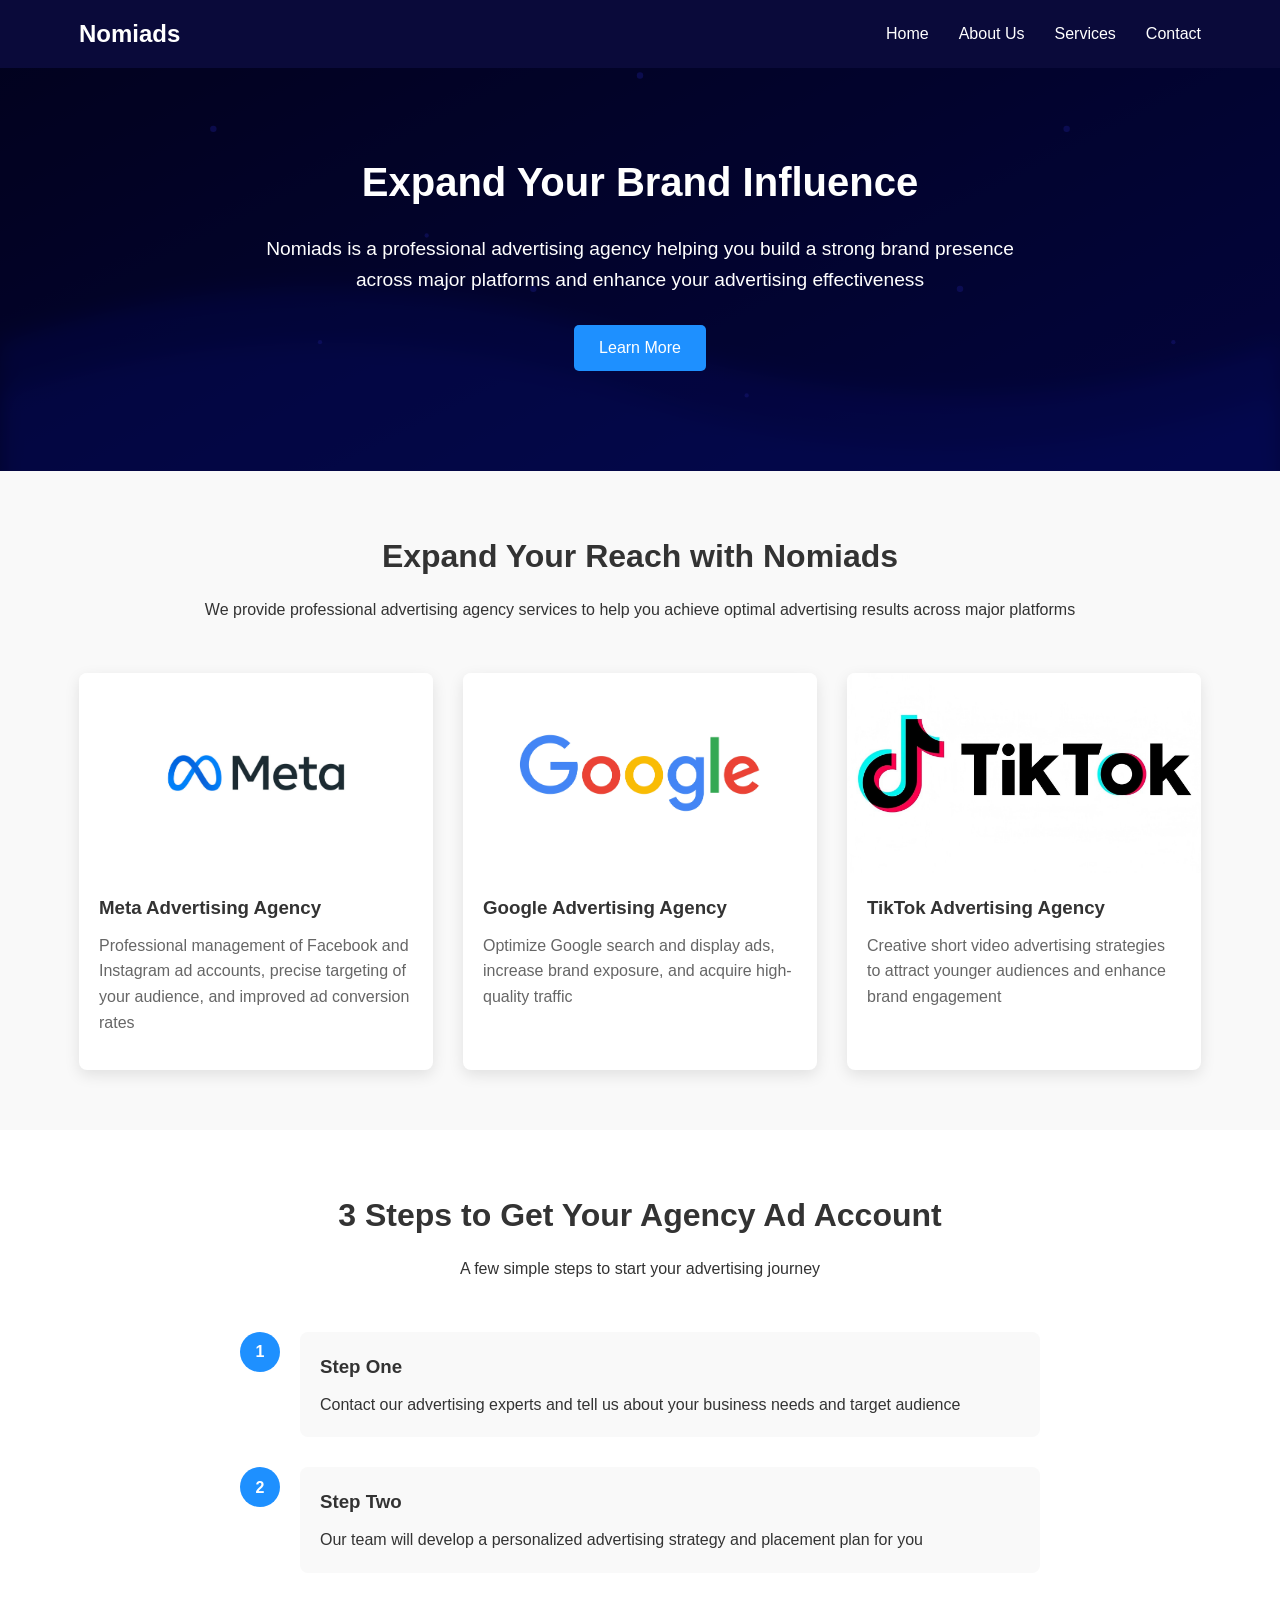
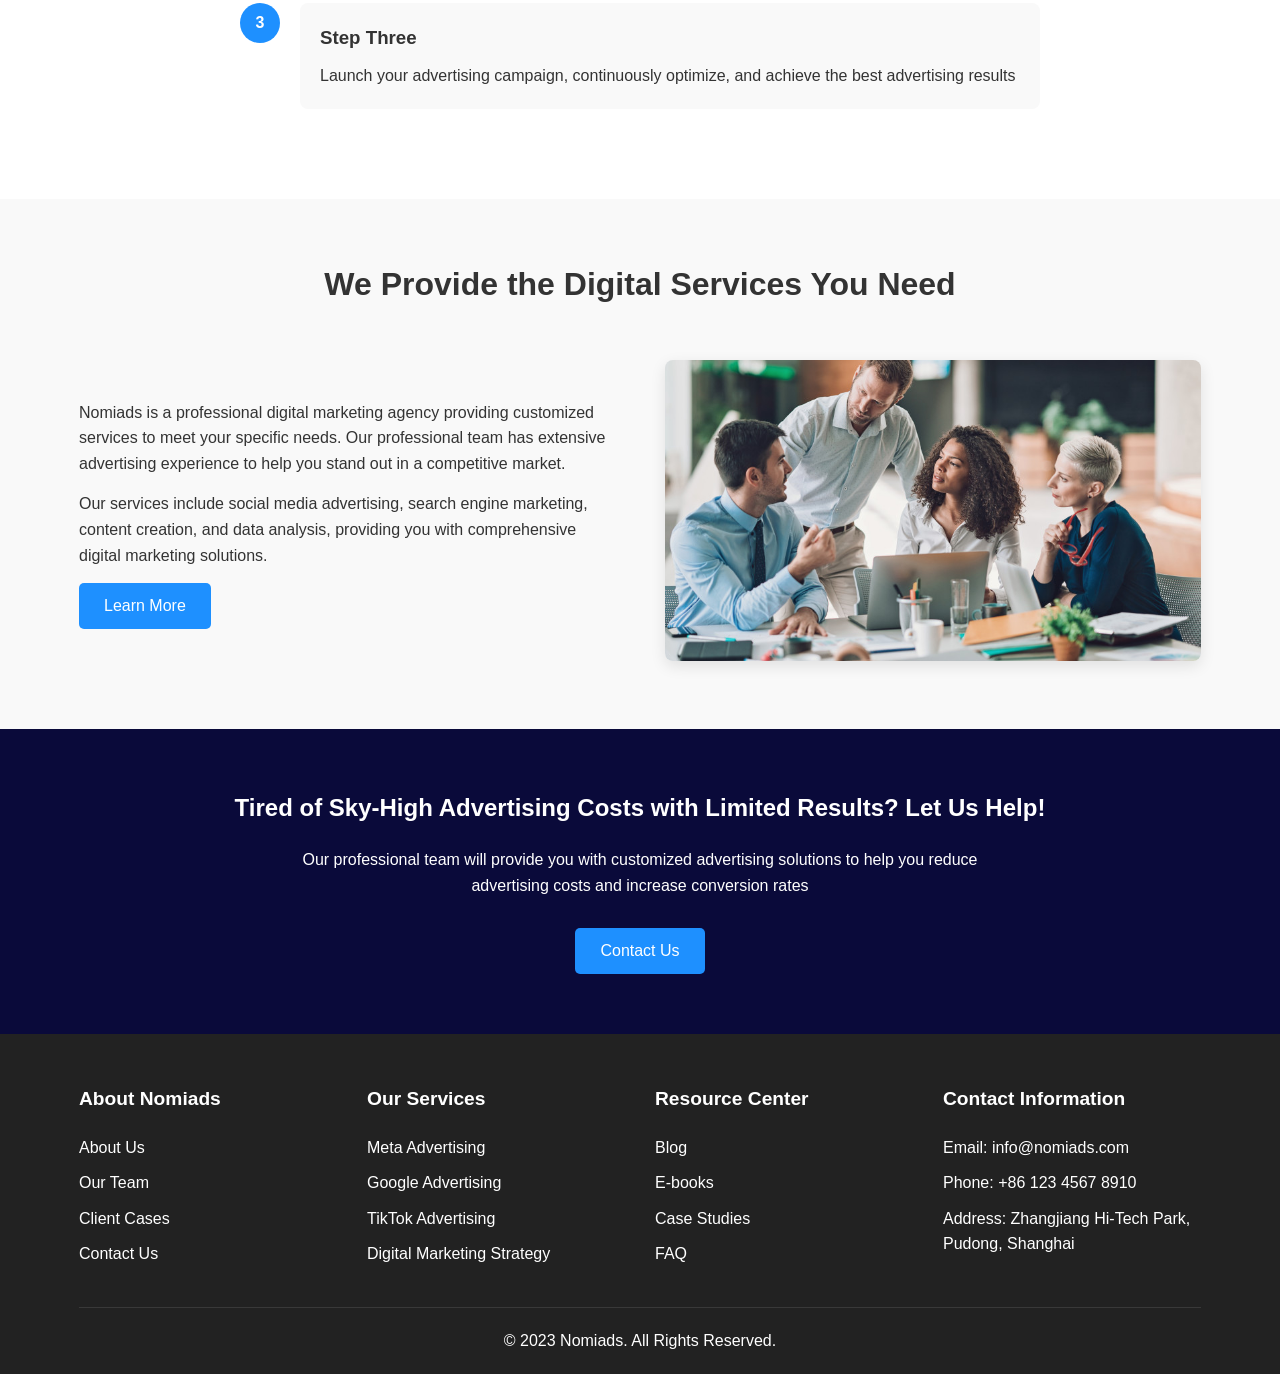
<file: index.html>
<!DOCTYPE html>
<html lang="en">
<head>
    <meta charset="UTF-8">
    <meta name="viewport" content="width=device-width, initial-scale=1.0">
    <title>Nomiads - Professional Advertising Agency Services</title>
    <link rel="stylesheet" href="styles.css">
</head>
<body>
    <!-- Navigation Bar -->
    <header>
        <div class="container navbar">
            <div class="logo">Nomiads</div>
            <ul class="nav-links">
                <li><a href="index.html">Home</a></li>
                <li><a href="about.html">About Us</a></li>
                <li><a href="#">Services</a></li>
                <li><a href="#">Contact</a></li>
            </ul>
        </div>
    </header>

    <!-- Hero Section -->
    <section class="hero" style="background-image: url('images/hero-bg.svg');">
        <div class="container hero-content">
            <h1>Expand Your Brand Influence</h1>
            <p>Nomiads is a professional advertising agency helping you build a strong brand presence across major platforms and enhance your advertising effectiveness</p>
            <a href="#" class="btn">Learn More</a>
        </div>
    </section>

    <!-- Services Section -->
    <section class="services">
        <div class="container">
            <div class="section-title">
                <h2>Expand Your Reach with Nomiads</h2>
                <p>We provide professional advertising agency services to help you achieve optimal advertising results across major platforms</p>
            </div>
            <div class="services-grid">
                <div class="service-card">
                    <div class="service-img">
                        <img src="images/meta.jpg" alt="Meta Advertising Agency">
                    </div>
                    <div class="service-content">
                        <h3>Meta Advertising Agency</h3>
                        <p>Professional management of Facebook and Instagram ad accounts, precise targeting of your audience, and improved ad conversion rates</p>
                    </div>
                </div>
                <div class="service-card">
                    <div class="service-img">
                        <img src="images/google.jpg" alt="Google Advertising Agency">
                    </div>
                    <div class="service-content">
                        <h3>Google Advertising Agency</h3>
                        <p>Optimize Google search and display ads, increase brand exposure, and acquire high-quality traffic</p>
                    </div>
                </div>
                <div class="service-card">
                    <div class="service-img">
                        <img src="images/tiktok.jpg" alt="TikTok Advertising Agency">
                    </div>
                    <div class="service-content">
                        <h3>TikTok Advertising Agency</h3>
                        <p>Creative short video advertising strategies to attract younger audiences and enhance brand engagement</p>
                    </div>
                </div>
            </div>
        </div>
    </section>

    <!-- Steps Section -->
    <section class="steps">
        <div class="container">
            <div class="section-title">
                <h2>3 Steps to Get Your Agency Ad Account</h2>
                <p>A few simple steps to start your advertising journey</p>
            </div>
            <div class="steps-container">
                <div class="step-item">
                    <div class="step-number">1</div>
                    <div class="step-content">
                        <h3>Step One</h3>
                        <p>Contact our advertising experts and tell us about your business needs and target audience</p>
                    </div>
                </div>
                <div class="step-item">
                    <div class="step-number">2</div>
                    <div class="step-content">
                        <h3>Step Two</h3>
                        <p>Our team will develop a personalized advertising strategy and placement plan for you</p>
                    </div>
                </div>
                <div class="step-item">
                    <div class="step-number">3</div>
                    <div class="step-content">
                        <h3>Step Three</h3>
                        <p>Launch your advertising campaign, continuously optimize, and achieve the best advertising results</p>
                    </div>
                </div>
            </div>
        </div>
    </section>

    <!-- Service Introduction -->
    <section class="about">
        <div class="container">
            <div class="section-title">
                <h2>We Provide the Digital Services You Need</h2>
            </div>
            <div class="about-content">
                <div class="about-text">
                    <p>Nomiads is a professional digital marketing agency providing customized services to meet your specific needs. Our professional team has extensive advertising experience to help you stand out in a competitive market.</p>
                    <p>Our services include social media advertising, search engine marketing, content creation, and data analysis, providing you with comprehensive digital marketing solutions.</p>
                    <a href="about.html" class="btn">Learn More</a>
                </div>
                <div class="about-img">
                    <img src="images/team.jpg" alt="Our Team">
                </div>
            </div>
        </div>
    </section>

    <!-- CTA Section -->
    <section class="cta">
        <div class="container">
            <h2>Tired of Sky-High Advertising Costs with Limited Results? Let Us Help!</h2>
            <p>Our professional team will provide you with customized advertising solutions to help you reduce advertising costs and increase conversion rates</p>
            <a href="#" class="btn">Contact Us</a>
        </div>
    </section>

    <!-- Footer -->
    <footer>
        <div class="container">
            <div class="footer-content">
                <div class="footer-column">
                    <h3>About Nomiads</h3>
                    <ul>
                        <li><a href="about.html">About Us</a></li>
                        <li><a href="#">Our Team</a></li>
                        <li><a href="#">Client Cases</a></li>
                        <li><a href="#">Contact Us</a></li>
                    </ul>
                </div>
                <div class="footer-column">
                    <h3>Our Services</h3>
                    <ul>
                        <li><a href="#">Meta Advertising</a></li>
                        <li><a href="#">Google Advertising</a></li>
                        <li><a href="#">TikTok Advertising</a></li>
                        <li><a href="#">Digital Marketing Strategy</a></li>
                    </ul>
                </div>
                <div class="footer-column">
                    <h3>Resource Center</h3>
                    <ul>
                        <li><a href="#">Blog</a></li>
                        <li><a href="#">E-books</a></li>
                        <li><a href="#">Case Studies</a></li>
                        <li><a href="#">FAQ</a></li>
                    </ul>
                </div>
                <div class="footer-column">
                    <h3>Contact Information</h3>
                    <ul>
                        <li>Email: info@nomiads.com</li>
                        <li>Phone: +86 123 4567 8910</li>
                        <li>Address: Zhangjiang Hi-Tech Park, Pudong, Shanghai</li>
                    </ul>
                </div>
            </div>
            <div class="copyright">
                <p>&copy; 2023 Nomiads. All Rights Reserved.</p>
            </div>
        </div>
    </footer>
</body>
</html>
</file>
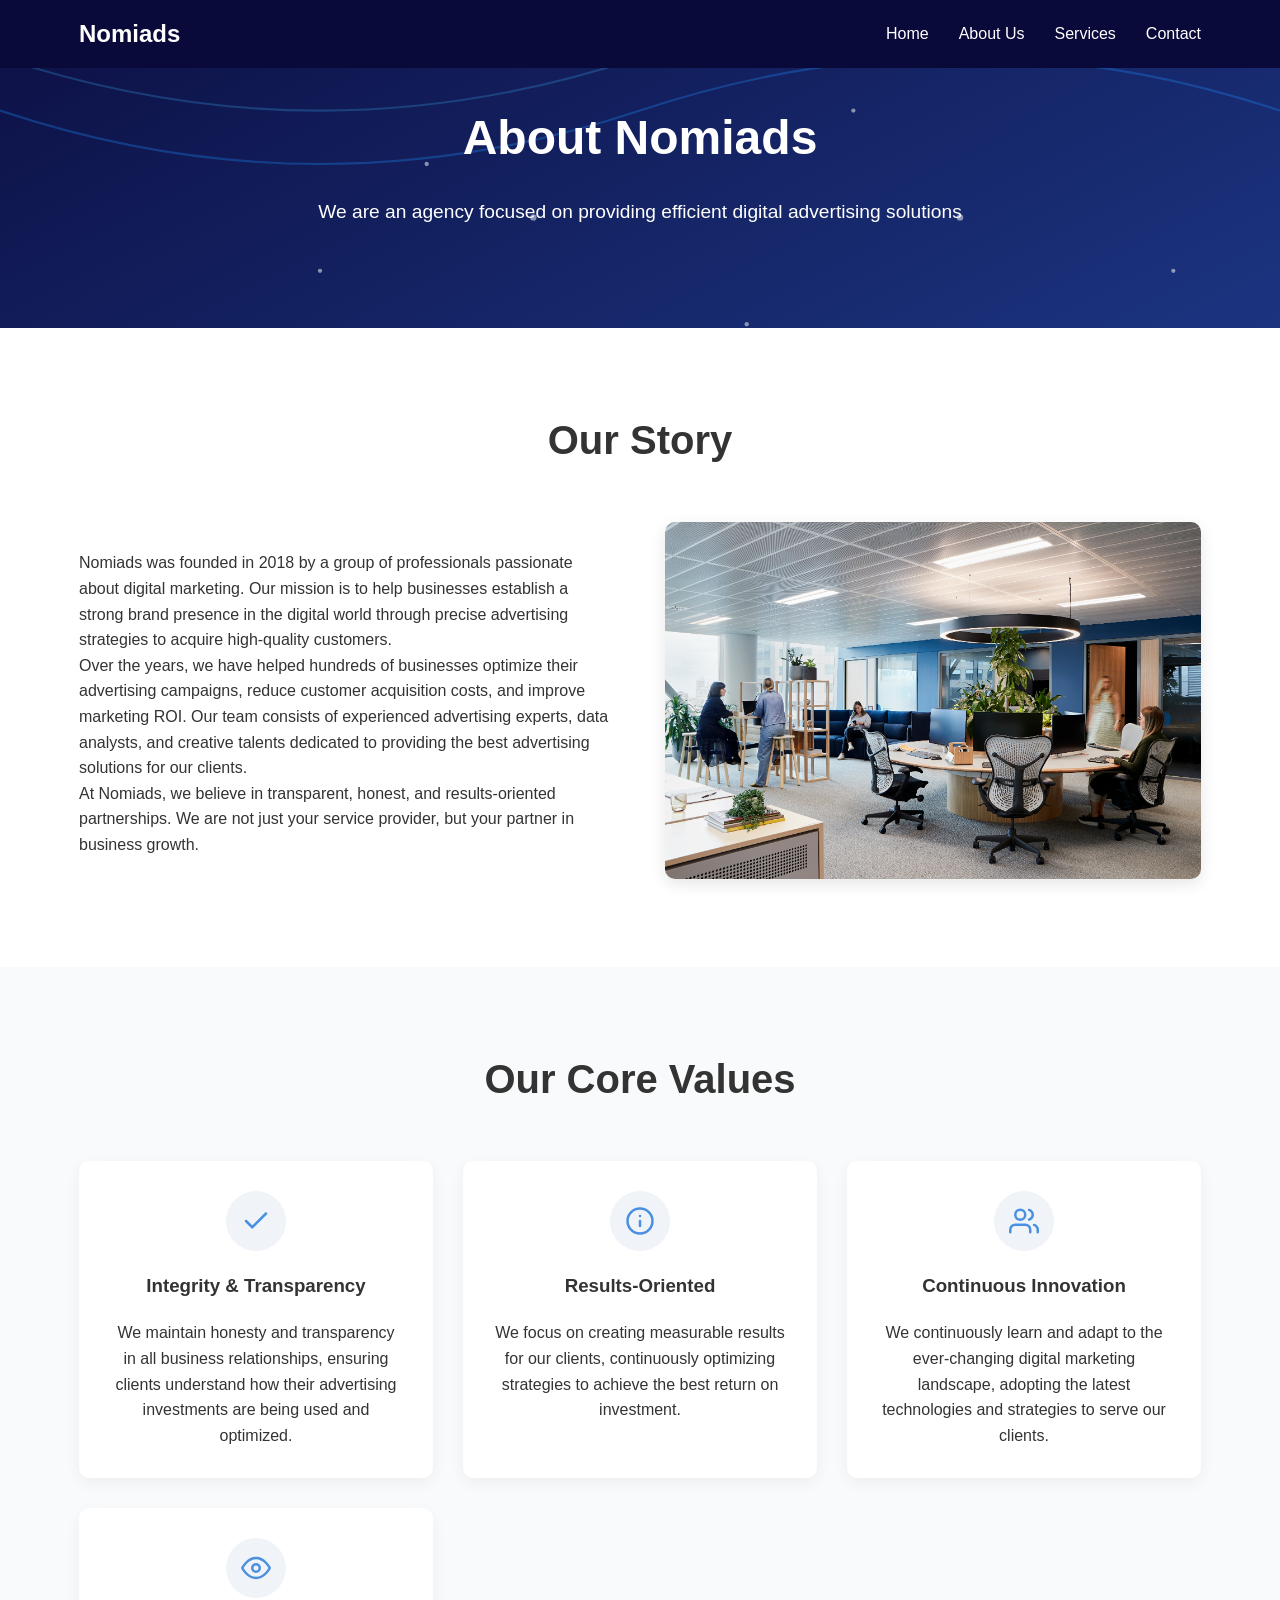
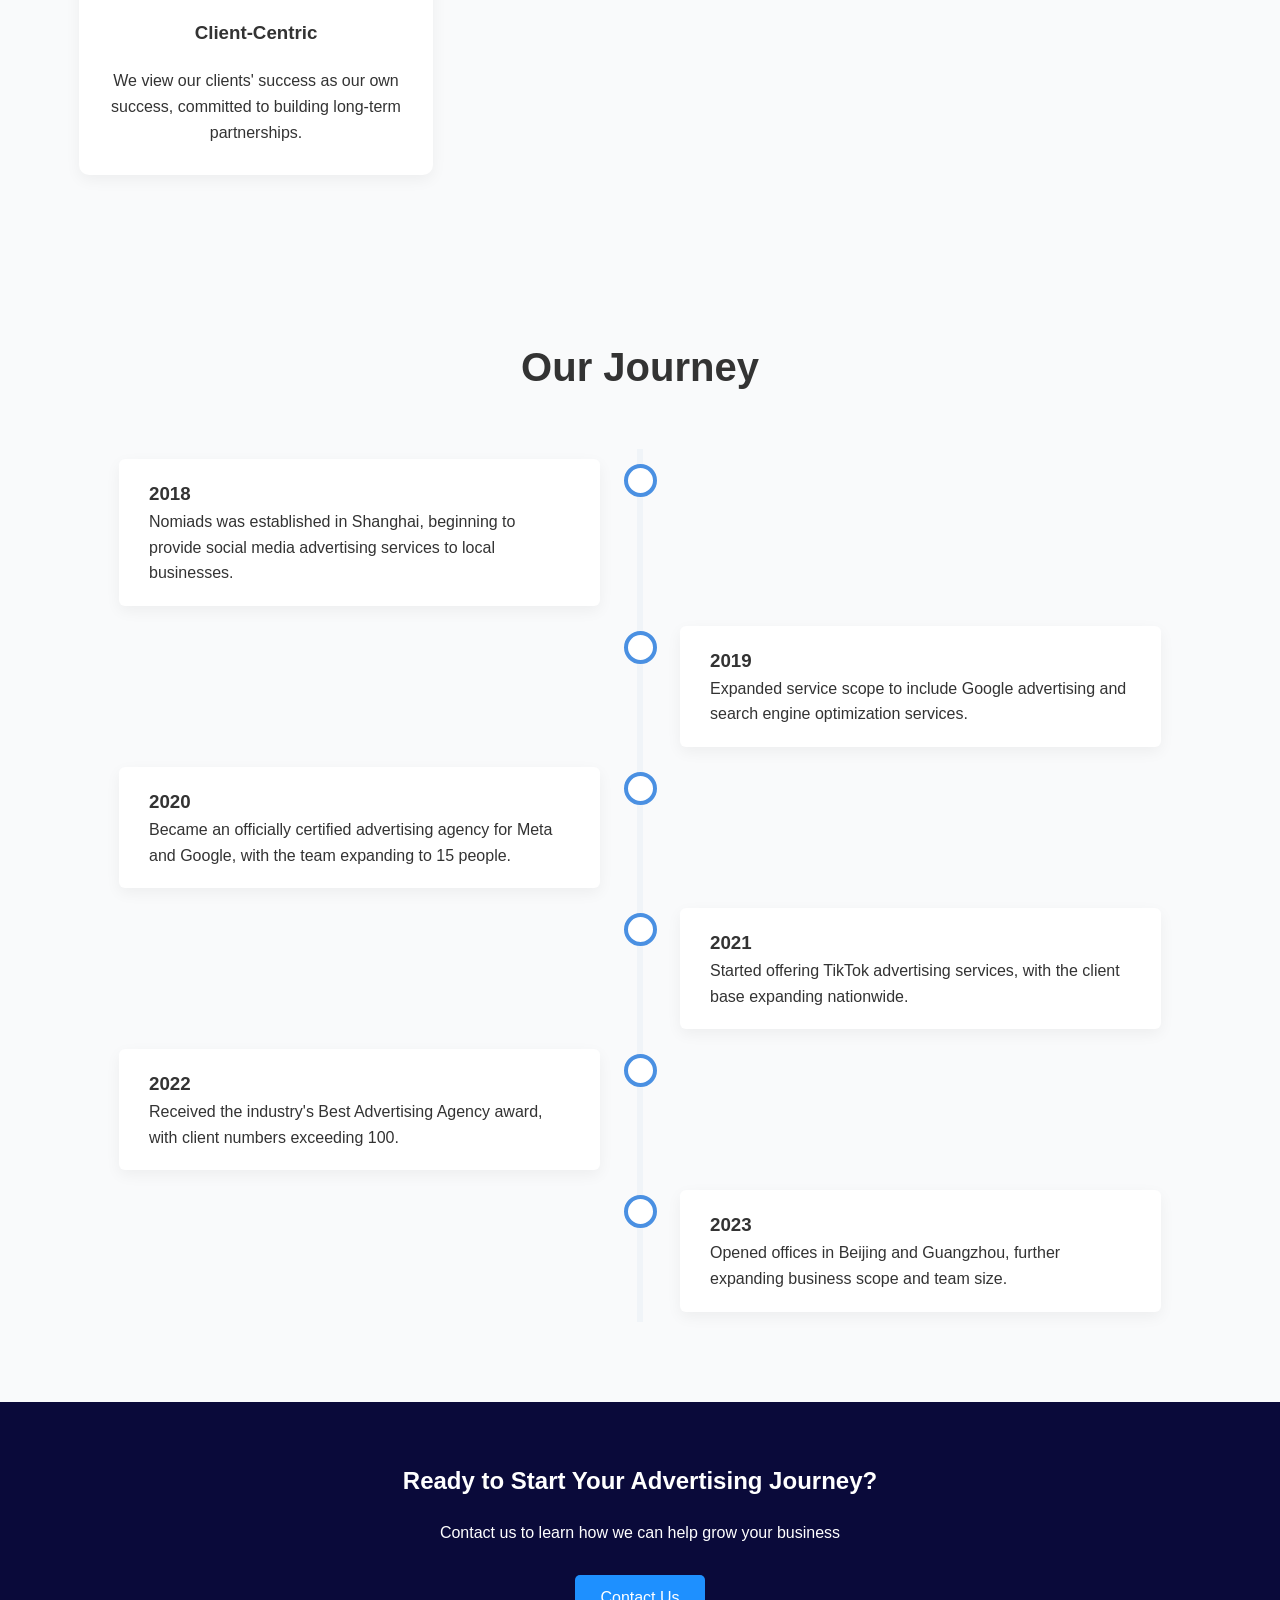
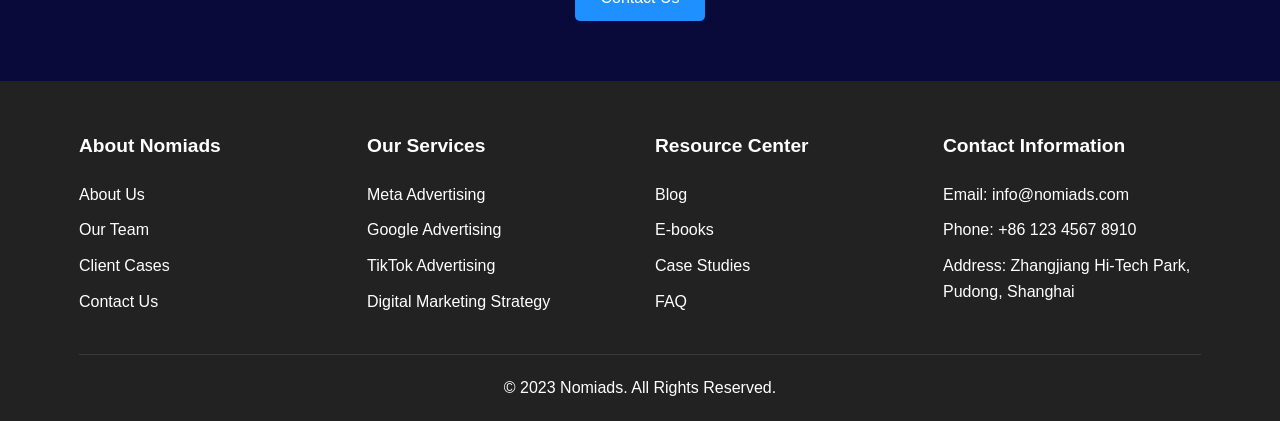
<file: about.html>
<!DOCTYPE html>
<html lang="en">
<head>
    <meta charset="UTF-8">
    <meta name="viewport" content="width=device-width, initial-scale=1.0">
    <title>About Us - Nomiads</title>
    <link rel="stylesheet" href="styles.css">
    <style>
        /* About page specific styles */
        .about-hero {
            background-size: cover;
            background-position: center;
            color: #fff;
            padding: 100px 0;
            text-align: center;
        }
        
        .about-hero h1 {
            font-size: 3rem;
            margin-bottom: 20px;
        }
        
        .about-hero p {
            font-size: 1.2rem;
            max-width: 800px;
            margin: 0 auto;
        }
        
        .about-section {
            padding: 80px 0;
        }
        
        .about-section h2 {
            text-align: center;
            margin-bottom: 50px;
            font-size: 2.5rem;
            color: #333;
        }
        
        .story-content {
            display: flex;
            align-items: center;
            gap: 50px;
        }
        
        .story-text {
            flex: 1;
        }
        
        .story-image {
            flex: 1;
        }
        
        .story-image img {
            width: 100%;
            border-radius: 10px;
            box-shadow: 0 5px 15px rgba(0,0,0,0.1);
        }
        
        .values-grid {
            display: grid;
            grid-template-columns: repeat(auto-fit, minmax(300px, 1fr));
            gap: 30px;
            margin-top: 50px;
        }
        
        .value-card {
            background: #fff;
            padding: 30px;
            border-radius: 10px;
            box-shadow: 0 5px 15px rgba(0,0,0,0.05);
            text-align: center;
            transition: transform 0.3s ease;
        }
        
        .value-card:hover {
            transform: translateY(-10px);
        }
        
        .value-card h3 {
            margin: 20px 0;
            color: #333;
        }
        
        .value-icon {
            width: 60px;
            height: 60px;
            background: #f0f4f8;
            border-radius: 50%;
            display: flex;
            align-items: center;
            justify-content: center;
            margin: 0 auto;
        }
        
        .team-grid {
            display: grid;
            grid-template-columns: repeat(auto-fit, minmax(250px, 1fr));
            gap: 30px;
            margin-top: 50px;
        }
        
        .team-member {
            background: #fff;
            border-radius: 10px;
            overflow: hidden;
            box-shadow: 0 5px 15px rgba(0,0,0,0.05);
            transition: transform 0.3s ease;
        }
        
        .team-member:hover {
            transform: translateY(-10px);
        }
        
        .team-photo {
            height: 250px;
            overflow: hidden;
        }
        
        .team-photo img {
            width: 100%;
            height: 100%;
            object-fit: cover;
        }
        
        .team-info {
            padding: 20px;
            text-align: center;
        }
        
        .team-info h3 {
            margin: 0 0 5px;
            color: #333;
        }
        
        .team-info p {
            color: #666;
            margin: 0;
        }
        
        .timeline {
            position: relative;
            max-width: 1200px;
            margin: 50px auto 0;
        }
        
        .timeline::after {
            content: '';
            position: absolute;
            width: 6px;
            background-color: #f0f4f8;
            top: 0;
            bottom: 0;
            left: 50%;
            margin-left: -3px;
        }
        
        .timeline-item {
            padding: 10px 40px;
            position: relative;
            width: 50%;
            box-sizing: border-box;
        }
        
        .timeline-item:nth-child(odd) {
            left: 0;
        }
        
        .timeline-item:nth-child(even) {
            left: 50%;
        }
        
        .timeline-item::after {
            content: '';
            position: absolute;
            width: 25px;
            height: 25px;
            right: -17px;
            background-color: #fff;
            border: 4px solid #4a90e2;
            top: 15px;
            border-radius: 50%;
            z-index: 1;
        }
        
        .timeline-item:nth-child(even)::after {
            left: -16px;
        }
        
        .timeline-content {
            padding: 20px 30px;
            background-color: #fff;
            position: relative;
            border-radius: 6px;
            box-shadow: 0 5px 15px rgba(0,0,0,0.05);
        }
        
        .timeline-content h3 {
            margin-top: 0;
            color: #333;
        }
        
        @media screen and (max-width: 768px) {
            .story-content {
                flex-direction: column;
            }
            
            .timeline::after {
                left: 31px;
            }
            
            .timeline-item {
                width: 100%;
                padding-left: 70px;
                padding-right: 25px;
            }
            
            .timeline-item:nth-child(even) {
                left: 0;
            }
            
            .timeline-item::after {
                left: 15px;
                right: auto;
            }
            
            .timeline-item:nth-child(even)::after {
                left: 15px;
            }
        }
    </style>
</head>
<body>
    <!-- Navigation Bar -->
    <header>
        <div class="container navbar">
            <div class="logo">Nomiads</div>
            <ul class="nav-links">
                <li><a href="index.html">Home</a></li>
                <li><a href="about.html">About Us</a></li>
                <li><a href="#">Services</a></li>
                <li><a href="#">Contact</a></li>
            </ul>
        </div>
    </header>

    <!-- About Us Hero Section -->
    <section class="about-hero" style="background-image: url('images/about-bg.svg');">
        <div class="container hero-content">
            <h1>About Nomiads</h1>
            <p>We are an agency focused on providing efficient digital advertising solutions</p>
        </div>
    </section>

    <!-- Our Story -->
    <section class="about-section">
        <div class="container">
            <h2>Our Story</h2>
            <div class="story-content">
                <div class="story-text">
                    <p>Nomiads was founded in 2018 by a group of professionals passionate about digital marketing. Our mission is to help businesses establish a strong brand presence in the digital world through precise advertising strategies to acquire high-quality customers.</p>
                    <p>Over the years, we have helped hundreds of businesses optimize their advertising campaigns, reduce customer acquisition costs, and improve marketing ROI. Our team consists of experienced advertising experts, data analysts, and creative talents dedicated to providing the best advertising solutions for our clients.</p>
                    <p>At Nomiads, we believe in transparent, honest, and results-oriented partnerships. We are not just your service provider, but your partner in business growth.</p>
                </div>
                <div class="story-image">
                    <img src="images/office.jpg" alt="Our Office">
                </div>
            </div>
        </div>
    </section>

    <!-- Our Values -->
    <section class="about-section" style="background-color: #f9fafb;">
        <div class="container">
            <h2>Our Core Values</h2>
            <div class="values-grid">
                <div class="value-card">
                    <div class="value-icon">
                        <svg width="30" height="30" viewBox="0 0 24 24" fill="none" xmlns="http://www.w3.org/2000/svg">
                            <path d="M20 6L9 17L4 12" stroke="#4a90e2" stroke-width="2" stroke-linecap="round" stroke-linejoin="round"/>
                        </svg>
                    </div>
                    <h3>Integrity & Transparency</h3>
                    <p>We maintain honesty and transparency in all business relationships, ensuring clients understand how their advertising investments are being used and optimized.</p>
                </div>
                <div class="value-card">
                    <div class="value-icon">
                        <svg width="30" height="30" viewBox="0 0 24 24" fill="none" xmlns="http://www.w3.org/2000/svg">
                            <path d="M12 22C17.5228 22 22 17.5228 22 12C22 6.47715 17.5228 2 12 2C6.47715 2 2 6.47715 2 12C2 17.5228 6.47715 22 12 22Z" stroke="#4a90e2" stroke-width="2" stroke-linecap="round" stroke-linejoin="round"/>
                            <path d="M12 16V12" stroke="#4a90e2" stroke-width="2" stroke-linecap="round" stroke-linejoin="round"/>
                            <path d="M12 8H12.01" stroke="#4a90e2" stroke-width="2" stroke-linecap="round" stroke-linejoin="round"/>
                        </svg>
                    </div>
                    <h3>Results-Oriented</h3>
                    <p>We focus on creating measurable results for our clients, continuously optimizing strategies to achieve the best return on investment.</p>
                </div>
                <div class="value-card">
                    <div class="value-icon">
                        <svg width="30" height="30" viewBox="0 0 24 24" fill="none" xmlns="http://www.w3.org/2000/svg">
                            <path d="M17 21V19C17 17.9391 16.5786 16.9217 15.8284 16.1716C15.0783 15.4214 14.0609 15 13 15H5C3.93913 15 2.92172 15.4214 2.17157 16.1716C1.42143 16.9217 1 17.9391 1 19V21" stroke="#4a90e2" stroke-width="2" stroke-linecap="round" stroke-linejoin="round"/>
                            <path d="M9 11C11.2091 11 13 9.20914 13 7C13 4.79086 11.2091 3 9 3C6.79086 3 5 4.79086 5 7C5 9.20914 6.79086 11 9 11Z" stroke="#4a90e2" stroke-width="2" stroke-linecap="round" stroke-linejoin="round"/>
                            <path d="M23 21V19C22.9993 18.1137 22.7044 17.2528 22.1614 16.5523C21.6184 15.8519 20.8581 15.3516 20 15.13" stroke="#4a90e2" stroke-width="2" stroke-linecap="round" stroke-linejoin="round"/>
                            <path d="M16 3.13C16.8604 3.35031 17.623 3.85071 18.1676 4.55232C18.7122 5.25392 19.0078 6.11683 19.0078 7.005C19.0078 7.89318 18.7122 8.75608 18.1676 9.45769C17.623 10.1593 16.8604 10.6597 16 10.88" stroke="#4a90e2" stroke-width="2" stroke-linecap="round" stroke-linejoin="round"/>
                        </svg>
                    </div>
                    <h3>Continuous Innovation</h3>
                    <p>We continuously learn and adapt to the ever-changing digital marketing landscape, adopting the latest technologies and strategies to serve our clients.</p>
                </div>
                <div class="value-card">
                    <div class="value-icon">
                        <svg width="30" height="30" viewBox="0 0 24 24" fill="none" xmlns="http://www.w3.org/2000/svg">
                            <path d="M1 12S5 4 12 4 23 12 23 12 19 20 12 20 1 12 1 12Z" stroke="#4a90e2" stroke-width="2" stroke-linecap="round" stroke-linejoin="round"/>
                            <path d="M12 15C13.6569 15 15 13.6569 15 12C15 10.3431 13.6569 9 12 9C10.3431 9 9 10.3431 9 12C9 13.6569 10.3431 15 12 15Z" stroke="#4a90e2" stroke-width="2" stroke-linecap="round" stroke-linejoin="round"/>
                        </svg>
                    </div>
                    <h3>Client-Centric</h3>
                    <p>We view our clients' success as our own success, committed to building long-term partnerships.</p>
                </div>
            </div>
        </div>
    </section>

    <!-- Our Team -->
    <!-- <section class="about-section">
        <div class="container">
            <h2>Meet Our Team</h2>
            <div class="team-grid">
                <div class="team-member">
                    <div class="team-photo">
                        <img src="images/team1.jpg" alt="Team Member">
                    </div>
                    <div class="team-info">
                        <h3>Zhang Ming</h3>
                        <p>Founder & CEO</p>
                        <p>With 10 years of digital marketing experience, previously held executive positions at several renowned advertising companies.</p>
                    </div>
                </div>
                <div class="team-member">
                    <div class="team-photo">
                        <img src="images/team2.jpg" alt="Team Member">
                    </div>
                    <div class="team-info">
                        <h3>Li Na</h3>
                        <p>Advertising Strategy Director</p>
                        <p>Focuses on social media advertising strategies, helping clients stand out in competitive markets.</p>
                    </div>
                </div>
                <div class="team-member">
                    <div class="team-photo">
                        <img src="images/team3.jpg" alt="Team Member">
                    </div>
                    <div class="team-info">
                        <h3>Wang Qiang</h3>
                        <p>Data Analysis Manager</p>
                        <p>Expert in data analysis and optimization, helping clients make data-driven marketing decisions.</p>
                    </div>
                </div>
                <div class="team-member">
                    <div class="team-photo">
                        <img src="images/team4.jpg" alt="Team Member">
                    </div>
                    <div class="team-info">
                        <h3>Chen Jing</h3>
                        <p>Creative Director</p>
                        <p>Responsible for advertising creative and content strategy, ensuring brand messages are effectively communicated to target audiences.</p>
                    </div>
                </div>
            </div>
        </div>
    </section> -->

    <!-- Our History -->
    <section class="about-section" style="background-color: #f9fafb;">
        <div class="container">
            <h2>Our Journey</h2>
            <div class="timeline">
                <div class="timeline-item">
                    <div class="timeline-content">
                        <h3>2018</h3>
                        <p>Nomiads was established in Shanghai, beginning to provide social media advertising services to local businesses.</p>
                    </div>
                </div>
                <div class="timeline-item">
                    <div class="timeline-content">
                        <h3>2019</h3>
                        <p>Expanded service scope to include Google advertising and search engine optimization services.</p>
                    </div>
                </div>
                <div class="timeline-item">
                    <div class="timeline-content">
                        <h3>2020</h3>
                        <p>Became an officially certified advertising agency for Meta and Google, with the team expanding to 15 people.</p>
                    </div>
                </div>
                <div class="timeline-item">
                    <div class="timeline-content">
                        <h3>2021</h3>
                        <p>Started offering TikTok advertising services, with the client base expanding nationwide.</p>
                    </div>
                </div>
                <div class="timeline-item">
                    <div class="timeline-content">
                        <h3>2022</h3>
                        <p>Received the industry's Best Advertising Agency award, with client numbers exceeding 100.</p>
                    </div>
                </div>
                <div class="timeline-item">
                    <div class="timeline-content">
                        <h3>2023</h3>
                        <p>Opened offices in Beijing and Guangzhou, further expanding business scope and team size.</p>
                    </div>
                </div>
            </div>
        </div>
    </section>

    <!-- CTA Section -->
    <section class="cta">
        <div class="container">
            <h2>Ready to Start Your Advertising Journey?</h2>
            <p>Contact us to learn how we can help grow your business</p>
            <a href="#" class="btn">Contact Us</a>
        </div>
    </section>

    <!-- Footer -->
    <footer>
        <div class="container">
            <div class="footer-content">
                <div class="footer-column">
                    <h3>About Nomiads</h3>
                    <ul>
                        <li><a href="about.html">About Us</a></li>
                        <li><a href="#">Our Team</a></li>
                        <li><a href="#">Client Cases</a></li>
                        <li><a href="#">Contact Us</a></li>
                    </ul>
                </div>
                <div class="footer-column">
                    <h3>Our Services</h3>
                    <ul>
                        <li><a href="#">Meta Advertising</a></li>
                        <li><a href="#">Google Advertising</a></li>
                        <li><a href="#">TikTok Advertising</a></li>
                        <li><a href="#">Digital Marketing Strategy</a></li>
                    </ul>
                </div>
                <div class="footer-column">
                    <h3>Resource Center</h3>
                    <ul>
                        <li><a href="#">Blog</a></li>
                        <li><a href="#">E-books</a></li>
                        <li><a href="#">Case Studies</a></li>
                        <li><a href="#">FAQ</a></li>
                    </ul>
                </div>
                <div class="footer-column">
                    <h3>Contact Information</h3>
                    <ul>
                        <li>Email: info@nomiads.com</li>
                        <li>Phone: +86 123 4567 8910</li>
                        <li>Address: Zhangjiang Hi-Tech Park, Pudong, Shanghai</li>
                    </ul>
                </div>
            </div>
            <div class="copyright">
                <p>&copy; 2023 Nomiads. All Rights Reserved.</p>
            </div>
        </div>
    </footer>
</body>
</html>
</file>
<file: styles.css>
/* Global Styles */
:root {
  --primary-color: #0a0a3a;
  --secondary-color: #1e90ff;
  --accent-color: #3498db;
  --text-color: #333;
  --light-text: #fff;
  --background-color: #fff;
  --section-padding: 60px 0;
  --transition: all 0.3s ease;
}

* {
  margin: 0;
  padding: 0;
  box-sizing: border-box;
}

body {
  font-family: 'Arial', sans-serif;
  line-height: 1.6;
  color: var(--text-color);
  background-color: var(--background-color);
}

a {
  text-decoration: none;
  color: inherit;
}

ul {
  list-style: none;
}

.container {
  width: 90%;
  max-width: 1200px;
  margin: 0 auto;
  padding: 0 15px;
}

.btn {
  display: inline-block;
  padding: 10px 25px;
  background-color: var(--secondary-color);
  color: var(--light-text);
  border: none;
  border-radius: 5px;
  cursor: pointer;
  transition: var(--transition);
}

.btn:hover {
  background-color: var(--accent-color);
  transform: translateY(-2px);
}

/* Navigation Bar Styles */
header {
  background-color: var(--primary-color);
  color: var(--light-text);
  padding: 15px 0;
  position: fixed;
  width: 100%;
  top: 0;
  z-index: 1000;
}

.navbar {
  display: flex;
  justify-content: space-between;
  align-items: center;
}

.logo {
  font-size: 24px;
  font-weight: bold;
}

.nav-links {
  display: flex;
}

.nav-links li {
  margin-left: 30px;
}

.nav-links a {
  transition: var(--transition);
}

.nav-links a:hover {
  color: var(--secondary-color);
}

/* Hero Section Styles */
.hero {
  background-color: var(--primary-color);
  color: var(--light-text);
  padding: 150px 0 100px;
  background-image: url('images/hero-bg.jpg');
  background-size: cover;
  background-position: center;
  background-blend-mode: overlay;
  position: relative;
}

.hero-content {
  text-align: center;
  max-width: 800px;
  margin: 0 auto;
}

.hero-content h1 {
  font-size: 2.5rem;
  margin-bottom: 20px;
}

.hero-content p {
  font-size: 1.2rem;
  margin-bottom: 30px;
}

/* Services Section Styles */
.services {
  padding: var(--section-padding);
  background-color: #f9f9f9;
}

.section-title {
  text-align: center;
  margin-bottom: 50px;
}

.section-title h2 {
  font-size: 2rem;
  margin-bottom: 15px;
}

.services-grid {
  display: grid;
  grid-template-columns: repeat(auto-fit, minmax(300px, 1fr));
  gap: 30px;
}

.service-card {
  background-color: var(--background-color);
  border-radius: 8px;
  overflow: hidden;
  box-shadow: 0 5px 15px rgba(0, 0, 0, 0.1);
  transition: var(--transition);
}

.service-card:hover {
  transform: translateY(-10px);
  box-shadow: 0 10px 25px rgba(0, 0, 0, 0.15);
}

.service-img {
  height: 200px;
  overflow: hidden;
}

.service-img img {
  width: 100%;
  height: 100%;
  object-fit: cover;
  transition: var(--transition);
}

.service-card:hover .service-img img {
  transform: scale(1.05);
}

.service-content {
  padding: 20px;
}

.service-content h3 {
  margin-bottom: 10px;
}

.service-content p {
  margin-bottom: 15px;
  color: #666;
}

/* Steps Section Styles */
.steps {
  padding: var(--section-padding);
}

.steps-container {
  max-width: 800px;
  margin: 0 auto;
}

.step-item {
  display: flex;
  align-items: flex-start;
  margin-bottom: 30px;
  position: relative;
}

.step-number {
  background-color: var(--secondary-color);
  color: var(--light-text);
  width: 40px;
  height: 40px;
  border-radius: 50%;
  display: flex;
  align-items: center;
  justify-content: center;
  font-weight: bold;
  margin-right: 20px;
  flex-shrink: 0;
}

.step-content {
  background-color: #f9f9f9;
  padding: 20px;
  border-radius: 8px;
  flex-grow: 1;
}

.step-content h3 {
  margin-bottom: 10px;
}

/* About Us Section Styles */
.about {
  padding: var(--section-padding);
  background-color: #f9f9f9;
}

.about-content {
  display: grid;
  grid-template-columns: 1fr 1fr;
  gap: 50px;
  align-items: center;
}

.about-text h2 {
  margin-bottom: 20px;
}

.about-text p {
  margin-bottom: 15px;
}

.about-img img {
  width: 100%;
  border-radius: 8px;
  box-shadow: 0 5px 15px rgba(0, 0, 0, 0.1);
}

/* CTA Section Styles */
.cta {
  padding: var(--section-padding);
  background-color: var(--primary-color);
  color: var(--light-text);
  text-align: center;
}

.cta h2 {
  margin-bottom: 20px;
}

.cta p {
  margin-bottom: 30px;
  max-width: 700px;
  margin-left: auto;
  margin-right: auto;
}

/* 页脚样式 */
footer {
  background-color: #222;
  color: var(--light-text);
  padding: 50px 0 20px;
}

.footer-content {
  display: grid;
  grid-template-columns: repeat(auto-fit, minmax(200px, 1fr));
  gap: 30px;
  margin-bottom: 30px;
}

.footer-column h3 {
  margin-bottom: 20px;
  font-size: 1.2rem;
}

.footer-column ul li {
  margin-bottom: 10px;
}

.footer-column ul li a {
  transition: var(--transition);
}

.footer-column ul li a:hover {
  color: var(--secondary-color);
  padding-left: 5px;
}

.copyright {
  text-align: center;
  padding-top: 20px;
  border-top: 1px solid rgba(255, 255, 255, 0.1);
}

/* 响应式设计 */
@media (max-width: 768px) {
  .hero-content h1 {
    font-size: 2rem;
  }
  
  .about-content {
    grid-template-columns: 1fr;
  }
  
  .about-img {
    order: -1;
  }
  
  .nav-links {
    display: none;
  }
}

@media (max-width: 576px) {
  .hero-content h1 {
    font-size: 1.8rem;
  }
  
  .section-title h2 {
    font-size: 1.5rem;
  }
  
  .service-card {
    margin-bottom: 20px;
  }
}
</file>
